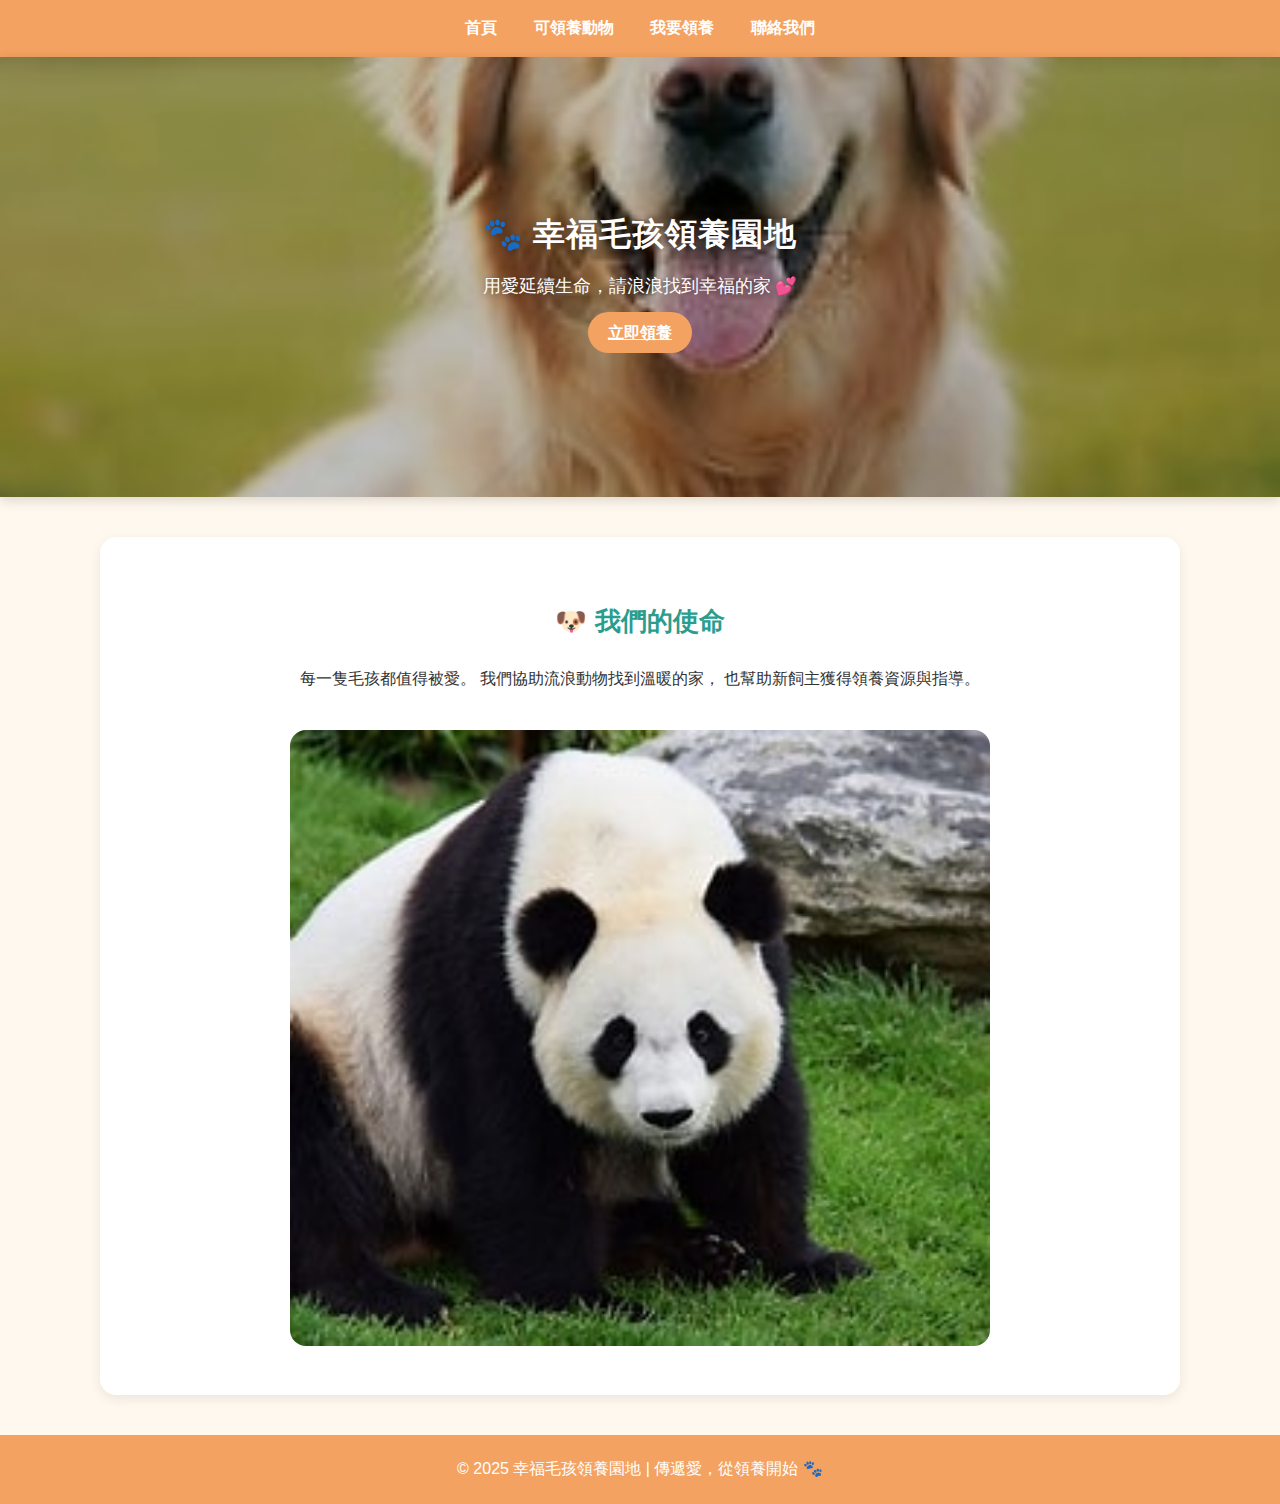
<file: index.html>
<!DOCTYPE html>
<html lang="zh-Hant">
<head>
  <meta charset="UTF-8">
  <title>幸福毛孩領養園地</title>
  <link rel="stylesheet" href="style.css">
</head>
<body>
  <nav class="nav">
    <a href="index.html" class="nav__link">首頁</a>
    <a href="animals.html" class="nav__link">可領養動物</a>
    <a href="adopt.html" class="nav__link">我要領養</a>
    <a href="contact.html" class="nav__link">聯絡我們</a>
  </nav>

  <div class="hero">
    <div class="hero__content">
      <h1>🐾 幸福毛孩領養園地</h1>
      <p>用愛延續生命，請浪浪找到幸福的家 💕</p>
      <a href="adopt.html" class="btn">立即領養</a>
    </div>
  </div>

  <div class="container" style="text-align:center;">
    <h2>🐶 我們的使命</h2>
    <p>每一隻毛孩都值得被愛。  
      我們協助流浪動物找到溫暖的家，  
      也幫助新飼主獲得領養資源與指導。</p>
    <img src="images/OIP.jpg" alt="毛孩形象圖" style="width:70%;border-radius:16px;margin-top:20px;">
  </div>

  <footer>
    © 2025 幸福毛孩領養園地 | 傳遞愛，從領養開始 🐾
  </footer>
</body>
</html>
</file>
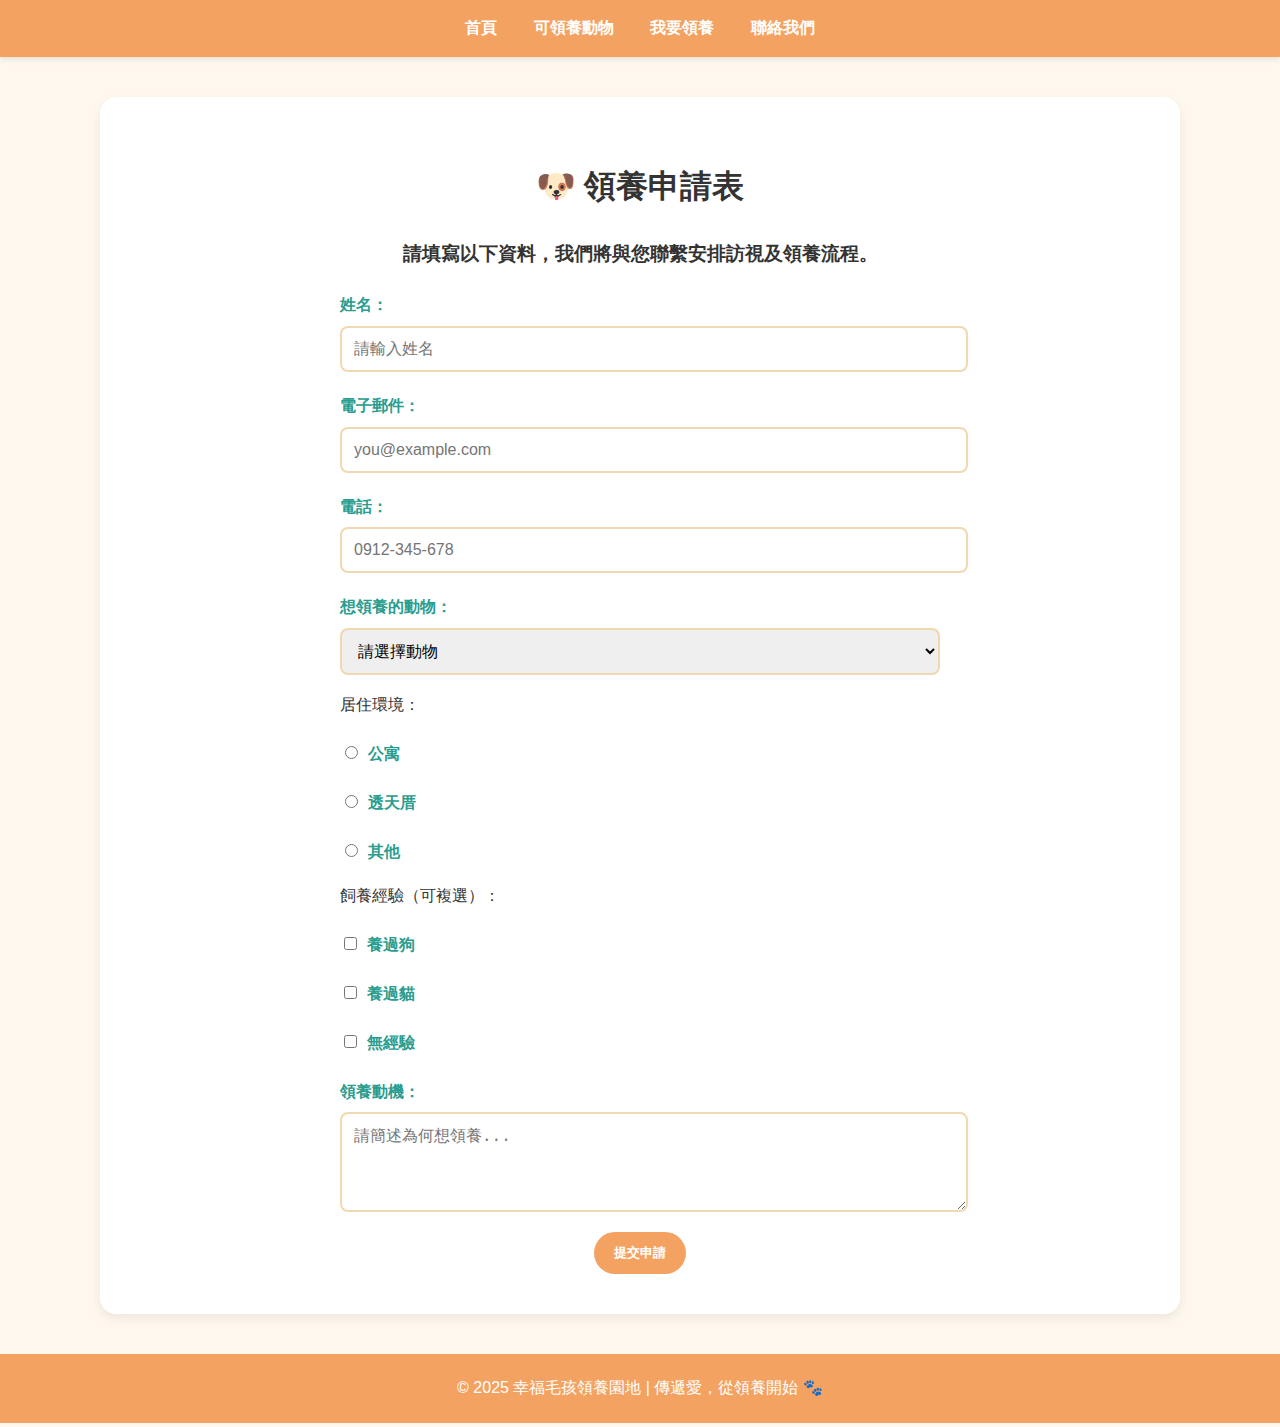
<file: adopt.html>
<!DOCTYPE html>
<html lang="zh-Hant">
<head>
  <meta charset="UTF-8">
  <title>領養申請表</title>
  <link rel="stylesheet" href="style.css">
</head>
<body>
  <nav class="nav">
    <a href="index.html" class="nav__link">首頁</a>
    <a href="animals.html" class="nav__link">可領養動物</a>
    <a href="adopt.html" class="nav__link">我要領養</a>
    <a href="contact.html" class="nav__link">聯絡我們</a>
  </nav>

  <div class="container">
    <h1>🐶 領養申請表</h1>
    <h3>請填寫以下資料，我們將與您聯繫安排訪視及領養流程。</h3>

    <form action="thankyou.html" method="get">
      <label for="name">姓名：</label>
      <input type="text" id="name" name="name" placeholder="請輸入姓名" required>

      <label for="email">電子郵件：</label>
      <input type="email" id="email" name="email" placeholder="you@example.com" required>

      <label for="phone">電話：</label>
      <input type="tel" id="phone" name="phone" placeholder="0912-345-678" required>

                 <label for="animal">想領養的動物：</label>
            <select id="animal" name="animal" required>
                <option value="">請選擇動物</option>
                <optgroup label="🐶 狗狗">
                    <option value="柴犬小福">柴犬小福</option>
                    <option value="拉布拉多多多">拉布拉多多多</option>
                </optgroup>
                <optgroup label="🐱 貓咪">
                    <option value="美短拉拉">美短拉拉</option>
                    <option value="虎斑大斑">虎斑大斑</option>
                </optgroup>
                <optgroup label="🐹 其他小動物">
                    <option value="天竺鼠小米">天竺鼠小米</option>
                    <option value="鸚鵡阿飛">鸚鵡阿飛</option>
                </optgroup>
            </select>


      <p>居住環境：</p>
      <label><input type="radio" name="house" value="apartment"> 公寓</label>
      <label><input type="radio" name="house" value="house"> 透天厝</label>
      <label><input type="radio" name="house" value="other"> 其他</label>

      <p>飼養經驗（可複選）：</p>
      <label><input type="checkbox" name="experience" value="dog"> 養過狗</label>
      <label><input type="checkbox" name="experience" value="cat"> 養過貓</label>
      <label><input type="checkbox" name="experience" value="none"> 無經驗</label>

      <label for="reason">領養動機：</label>
      <textarea id="reason" name="reason" rows="4" placeholder="請簡述為何想領養..."></textarea>

      <div class="btn-group">
        <button class="btn" type="submit">提交申請</button>
      </div>
    </form>
  </div>

  <footer>
    © 2025 幸福毛孩領養園地 | 傳遞愛，從領養開始 🐾
  </footer>
</body>
</html>
</file>
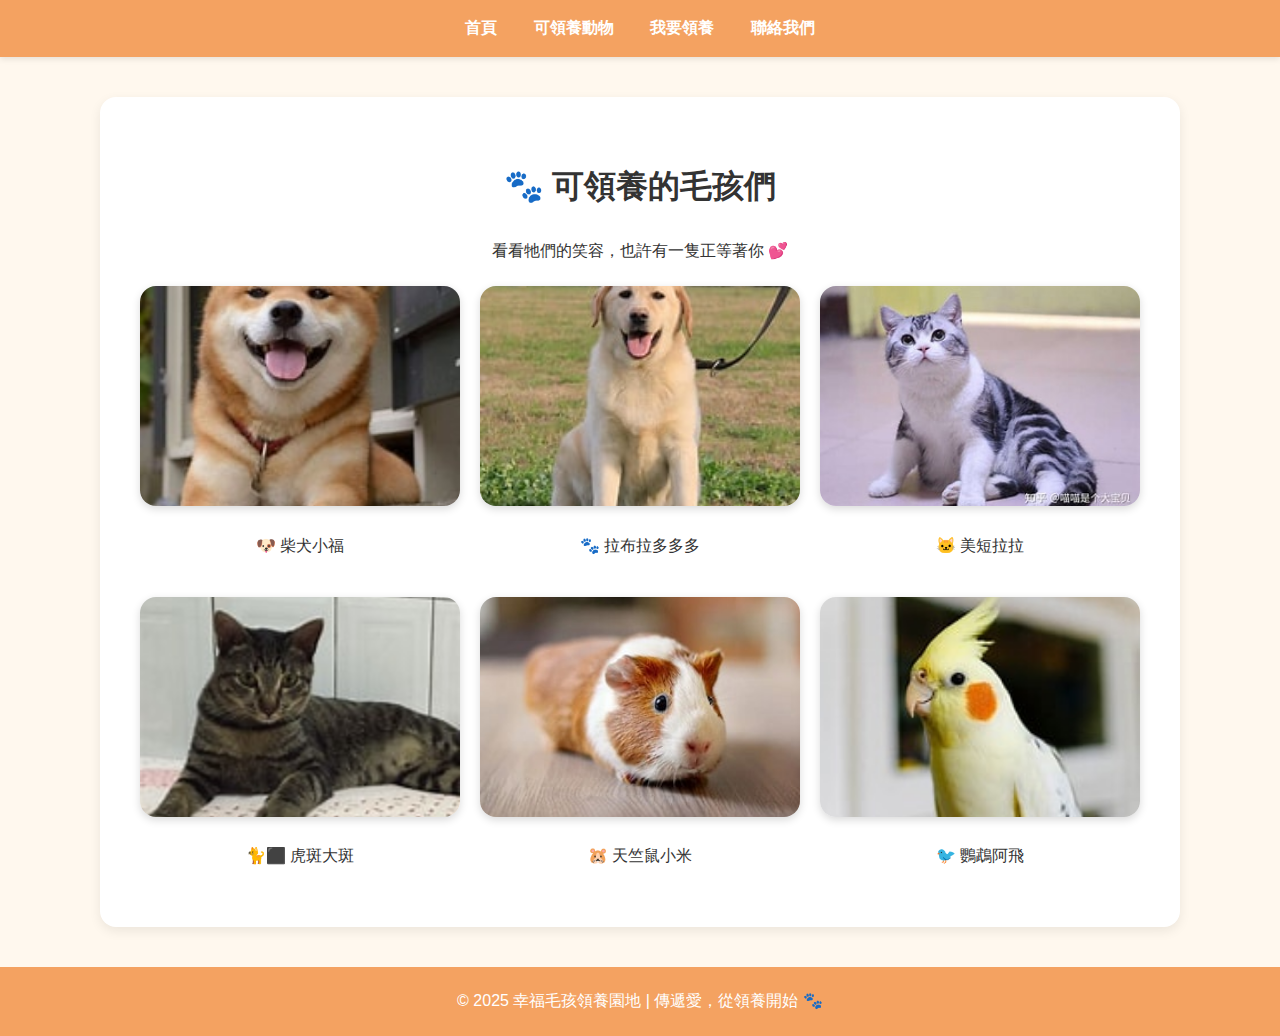
<file: animals.html>
<!DOCTYPE html>
<html lang="zh-Hant">

<head>
    <meta charset="UTF-8">
    <title>可領養動物</title>
    <link rel="stylesheet" href="style.css">
</head>

<body>
    <nav class="nav">
        <a href="index.html" class="nav__link">首頁</a>
        <a href="animals.html" class="nav__link">可領養動物</a>
        <a href="adopt.html" class="nav__link">我要領養</a>
        <a href="contact.html" class="nav__link">聯絡我們</a>
    </nav>

    <div class="container">
        <h1>🐾 可領養的毛孩們</h1>
        <p style="text-align:center;">看看牠們的笑容，也許有一隻正等著你 💕</p>

        <div class="gallery">
            <!-- 柴犬小福 -->
            <div class="animal-card">
                <img src="images/OIP (1).jpg" alt="柴犬小福" class="animal-img"
                    onclick="document.getElementById('info1').showModal()">
                <p>🐶 柴犬小福</p>
            </div>

            <dialog id="info1" class="animal-dialog">
                <h2>🐶 柴犬小福</h2>
                <img src="images/OIP (1).jpg" alt="柴犬小福" class="dialog-img">
                <p>年齡：約 2 歲<br>個性：活潑、喜歡曬太陽 ☀️<br>健康狀況：已結紮，定期施打疫苗</p>
                <button class="btn" onclick="this.closest('dialog').close()">關閉</button>
            </dialog>

            <!-- 拉布拉多多多 -->
            <div class="animal-card">
                <img src="images/OIP (2).jpg" alt="拉布拉多多多" class="animal-img"
                    onclick="document.getElementById('info2').showModal()">
                <p>🐾 拉布拉多多多</p>
            </div>

            <dialog id="info2" class="animal-dialog">
                <h2>🐾 拉布拉多多多</h2>
                <img src="images/OIP (2).jpg" alt="拉布拉多多多" class="dialog-img">
                <p>年齡：約 3 歲<br>個性：忠誠、有點害羞 🐕🦺<br>健康狀況：已接種疫苗</p>
                <button class="btn" onclick="this.closest('dialog').close()">關閉</button>
            </dialog>

            <!-- 美短拉拉 -->
            <div class="animal-card">
                <img src="images/OIP (3).jpg" alt="美短拉拉" class="animal-img"
                    onclick="document.getElementById('info3').showModal()">
                <p>🐱 美短拉拉</p>
            </div>

            <dialog id="info3" class="animal-dialog">
                <h2>🐱 美短拉拉</h2>
                <img src="images/OIP (3).jpg" alt="美短拉拉" class="dialog-img">
                <p>年齡：約 1 歲<br>個性：親人、喜歡貓條 🐱💕<br>健康狀況：已接種疫苗</p>
                <button class="btn" onclick="this.closest('dialog').close()">關閉</button>
            </dialog>

            <!-- 虎斑大斑 -->
            <div class="animal-card">
                <img src="images/OIP (4).jpg" alt="虎斑大斑" class="animal-img"
                    onclick="document.getElementById('info4').showModal()">
                <p>🐈⬛ 虎斑大斑</p>
            </div>

            <dialog id="info4" class="animal-dialog">
                <h2>🐈⬛ 虎斑大斑</h2>
                <img src="images/OIP (4).jpg" alt="虎斑大斑" class="dialog-img">
                <p>年齡：約 1 歲<br>個性：親人、喜歡被拍屁屁 🐈⬛💕<br>健康狀況：已接種疫苗</p>
                <button class="btn" onclick="this.closest('dialog').close()">關閉</button>
            </dialog>

            <!-- 天竺鼠小米 -->
            <div class="animal-card">
                <img src="images/OIP (5).jpg" alt="天竺鼠小米" class="animal-img"
                    onclick="document.getElementById('info5').showModal()">
                <p>🐹 天竺鼠小米</p>
            </div>

            <dialog id="info5" class="animal-dialog">
                <h2>🐹 天竺鼠小米</h2>
                <img src="images/OIP (5).jpg" alt="天竺鼠小米" class="dialog-img">
                <p>年齡：約 1 歲<br>個性：害羞、喜歡葵瓜子 🐹🌰<br>健康狀況：已驅蟲</p>
                <button class="btn" onclick="this.closest('dialog').close()">關閉</button>
            </dialog>

            <!-- 鸚鵡阿飛 -->
            <div class="animal-card">
                <img src="images/OIP (6).jpg" alt="鸚鵡阿飛" class="animal-img"
                    onclick="document.getElementById('info6').showModal()">
                <p>🐦 鸚鵡阿飛</p>
            </div>

            <dialog id="info6" class="animal-dialog">
                <h2>🐦 鸚鵡阿飛</h2>
                <img src="images/OIP (6).jpg" alt="鸚鵡阿飛" class="dialog-img">
                <p>年齡：約 3 歲<br>個性：愛講話 🐦<br>健康狀況：良好</p>
                <button class="btn" onclick="this.closest('dialog').close()">關閉</button>
            </dialog>
        </div>
    </div>

    <footer>
        © 2025 幸福毛孩領養園地 | 傳遞愛，從領養開始 🐾
    </footer>
</body>

</html>
</file>
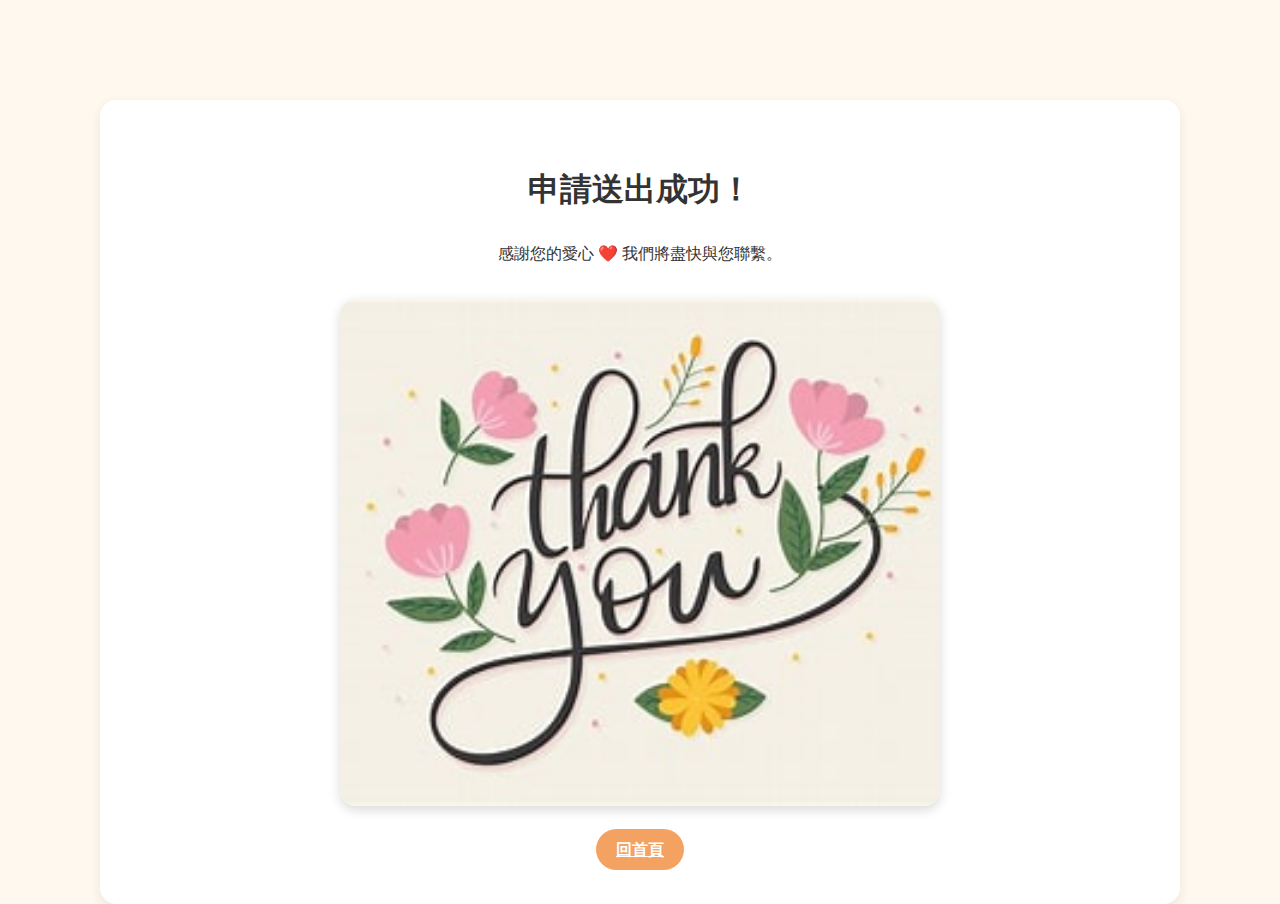
<file: thankyou.html>
<!DOCTYPE html>
<html lang="zh-Hant">
<head>
  <meta charset="UTF-8">
  <title>申請完成</title>
  <link rel="stylesheet" href="style.css">
</head>
<body>
  <div class="container" style="text-align:center;margin-top:100px;">
    <h1>申請送出成功！</h1>
    <p>感謝您的愛心 ❤️ 我們將盡快與您聯繫。</p>
    <img src="images/OIP (7).jpg" alt="成功送出示意圖" class="success-img">
    <a href="index.html" class="btn">回首頁</a>
  </div>
</body>
</html>
</file>
<file: style.css>
/* === 全站顏色設定 === */
:root {
  --main-color: #f4a261;      /* 橘色 */
  --main-dark: #e76f51;       /* 深橘紅 */
  --accent-color: #2a9d8f;    /* 粉綠 */
  --bg-light: #fff8ee;        /* 米白背景 */
  --text-color: #333;
}

/* === Flex 版型讓 footer 永遠在底部 === */
html, body {
  height: 100%;
  margin: 0;
  display: flex;
  flex-direction: column;
}

/* === 全域設定 === */
body {
  font-family: "Noto Sans TC", "Comic Neue", sans-serif;
  background-color: var(--bg-light);
  color: var(--text-color);
  line-height: 1.8;
}

/* === 導覽列 === */
.nav {
  background-color: var(--main-color);
  text-align: center;
  padding: 14px 0;
  box-shadow: 0 2px 6px rgba(0,0,0,0.1);
}
.nav__link {
  color: #fff;
  text-decoration: none;
  margin: 0 16px;
  font-weight: 600;
  transition: color 0.3s ease;
}
.nav__link:hover {
  color: var(--accent-color);
}

/* === Hero 區塊 === */
.hero {
  text-align: center;
  background: linear-gradient(135deg, #f4a261, #e76f51);
  color: #fff;
  padding: 60px 20px;
  border-radius: 16px;
  box-shadow: 0 3px 12px rgba(0,0,0,0.15);
  flex: 1; /* 撐開主體空間 */
}
.hero h1 {
  color: #fff;
  font-size: 2.2rem;
  letter-spacing: 1px;
}
.hero p {
  font-size: 1.1rem;
  margin: 12px 0 20px;
}

/* === 主容器 === */
.container {
  width: 85%;
  max-width: 1000px;
  margin: 40px auto;
  background-color: #fff;
  padding: 40px;
  border-radius: 16px;
  box-shadow: 0 4px 12px rgba(0,0,0,0.08);
  flex: 1; /* 撐開主體空間 */
}

.container h3 {
    text-align: center;
    margin-bottom: 20px;
    color: var(--text-color);
}

/* === 標題 === */
h1, h2 {
  text-align: center;
}
h2 {
  color: var(--accent-color);
  font-size: 1.6rem;
}

/* === 按鈕 === */
.btn {
  background-color: var(--main-color);
  color: #fff;
  padding: 12px 20px;
  border: none;
  border-radius: 50px;
  cursor: pointer;
  transition: all 0.3s ease;
  font-weight: 600;
}
.btn:hover {
  background-color: var(--main-dark);
  transform: translateY(-3px);
  box-shadow: 0 4px 8px rgba(0,0,0,0.2);
}

.btn-group {
  text-align: center;
  margin-top: 10px;
}

/* === 表單 === */
form {
  width: 100%;
  max-width: 600px;
  margin: 0 auto;
}
label {
  font-weight: bold;
  display: block;
  margin-top: 20px;
  color: var(--accent-color);
}
input, select, textarea {
  width: 100%;
  padding: 12px;
  margin-top: 6px;
  border: 2px solid #f0d8b0;
  border-radius: 8px;
  transition: border-color 0.3s ease;
  font-size: 1rem;
}
input:focus, select:focus, textarea:focus {
  border-color: var(--main-color);
  outline: none;
}
input[type="radio"], input[type="checkbox"] {
  width: auto;
  margin-right: 6px;
}

/* === 圖片牆 === */
.gallery {
  display: grid;
  grid-template-columns: repeat(auto-fill, minmax(240px, 1fr));
  gap: 20px;
  margin-top: 20px;
}
.gallery img {
  width: 100%;
  height: 220px;
  object-fit: cover;
  border-radius: 16px;
  box-shadow: 0 3px 8px rgba(0,0,0,0.15);
  transition: transform 0.3s ease, box-shadow 0.3s ease;
}
.gallery img:hover {
  transform: scale(1.05);
  box-shadow: 0 6px 16px rgba(0,0,0,0.25);
}

/* === Footer === */
footer {
  text-align: center;
  padding: 20px;
  background-color: var(--main-color);
  color: #fff;
  border-top-left-radius: 0px;
  border-top-right-radius: 0px;
  font-weight: 500;
}
/* Hero：整張圖當背景 */
.hero {
  position: relative;
  min-height: 320px;                  /* 視覺高度 */
  padding: 60px 20px;                 /* 內距避免文字貼邊 */
  border-radius: 0px;
  box-shadow: 0 3px 12px rgba(0,0,0,0.15);
  background-image: 
    linear-gradient(                  /* 上方淡淡的漸層做遮罩，讓字清楚 */
      rgba(0,0,0,0.25), 
      rgba(0,0,0,0.25)
    ),
    url("images/OIP\ \(8\).jpg");                  /* ← 換成你的圖片檔名 */
  background-size: cover;             /* 充滿區塊、不變形 */
  background-position: center;        /* 居中對齊 */
  color: #fff;                        /* 讓文字變白 */
  display: flex;                      /* 置中內容 */
  align-items: center;                /* 垂直置中 */
  justify-content: center;            /* 水平置中 */
  text-align: center;                 /* 文字置中 */
}

/* 文字容器（可加一點陰影提升可讀性） */
.hero__content h1 { 
  margin: 0 0 8px;
  font-size: 2rem;
  text-shadow: 0 2px 8px rgba(0,0,0,0.35);
}
.hero__content p {
  margin: 0 0 16px;
  text-shadow: 0 2px 6px rgba(0,0,0,0.3);
}

.animal-card {
  text-align: center;
}
.animal-img {
  width: 100%;
  height: 220px;
  object-fit: cover;
  border-radius: 12px;
  cursor: pointer;
  transition: transform 0.2s;
}
.animal-img:hover {
  transform: scale(1.05);
}

/* 彈出視窗樣式 */
.animal-dialog {
  border: none;
  border-radius: 16px;
  padding: 20px;
  max-width: 400px;
  text-align: center;
  background: rgba(255, 255, 255, 0.95);
  box-shadow: 0 8px 24px rgba(0,0,0,0.2);
  backdrop-filter: blur(5px);
}
.dialog-img {
  width: 80%;
  border-radius: 12px;
  margin-bottom: 10px;
}

/* 背景半透明遮罩 */
::backdrop {
  background: rgba(0,0,0,0.4);
}
/* 成功頁圖片樣式 */
.success-img {
  width: 100%;
  max-width: 600px;
  border-radius: 16px;
  margin: 30px auto;
  display: block;
  box-shadow: 0 4px 12px rgba(0, 0, 0, 0.15);
  object-fit: cover;
}
</file>
